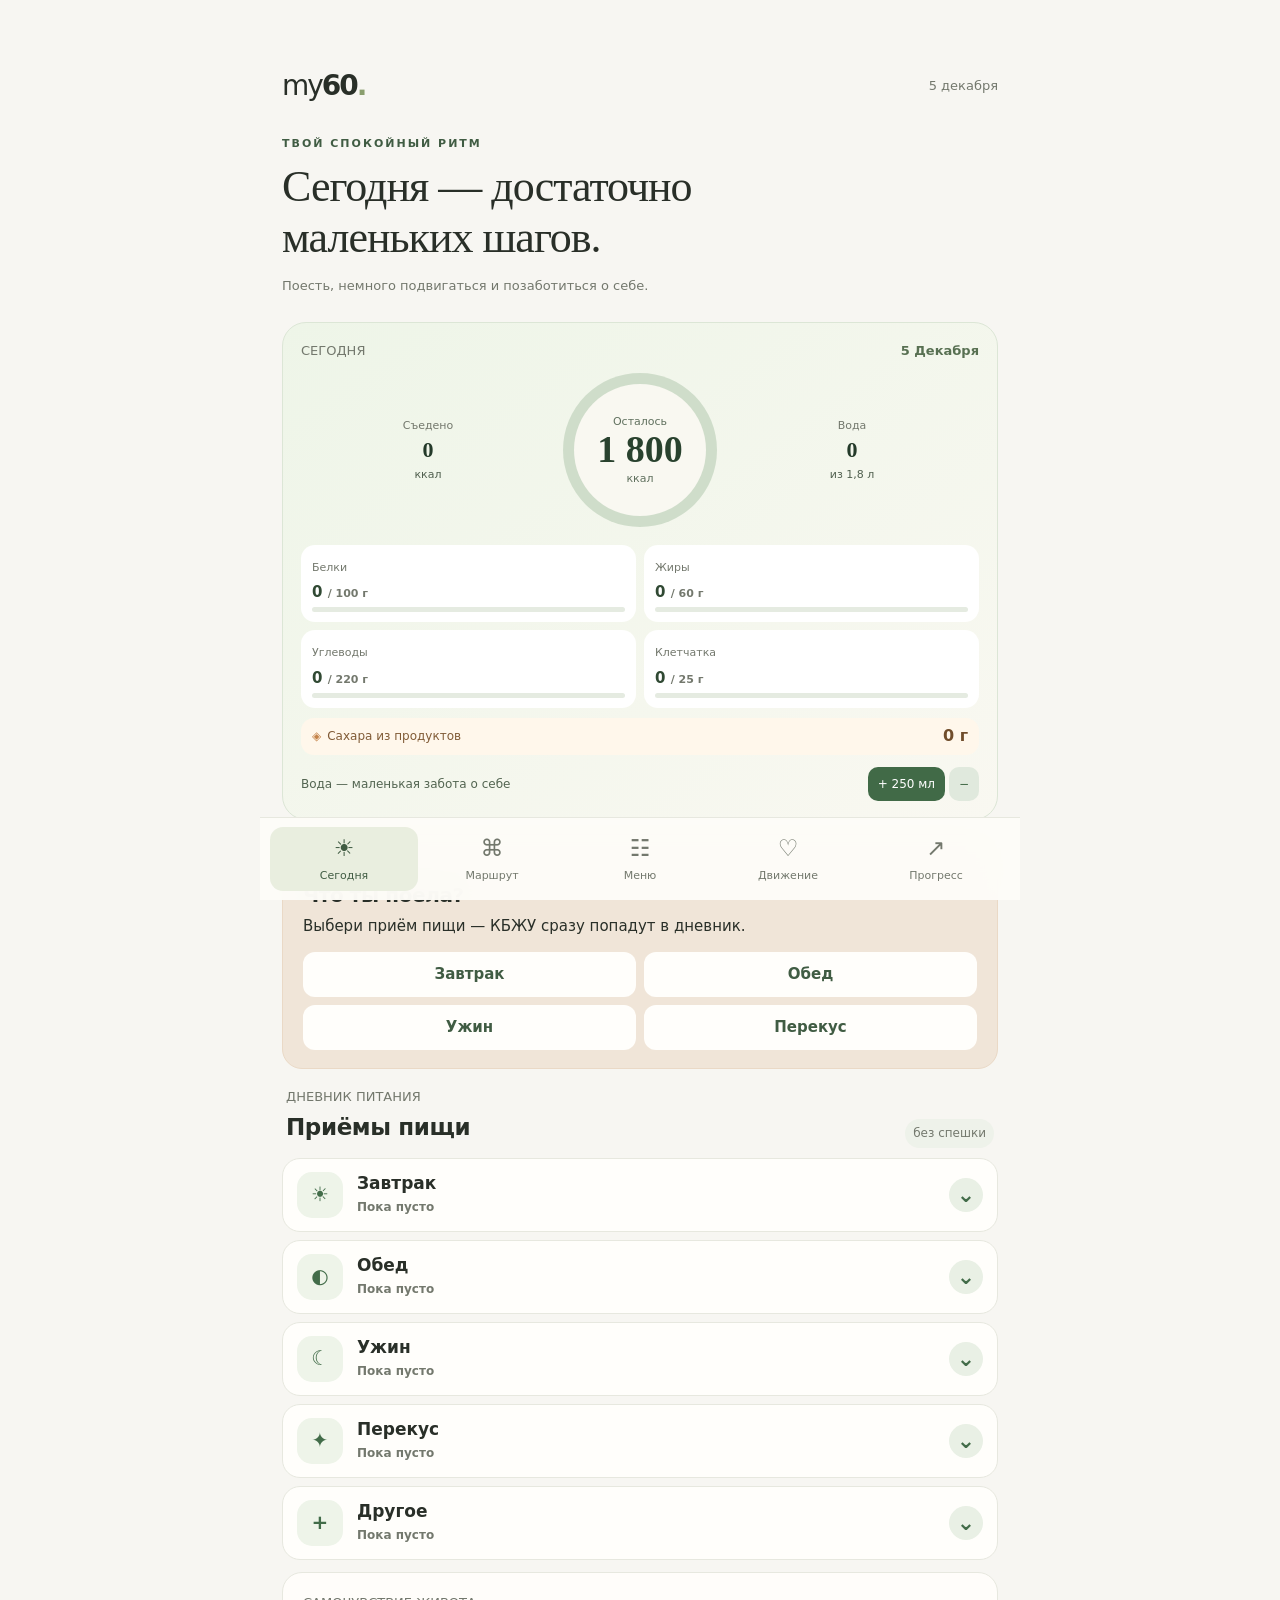
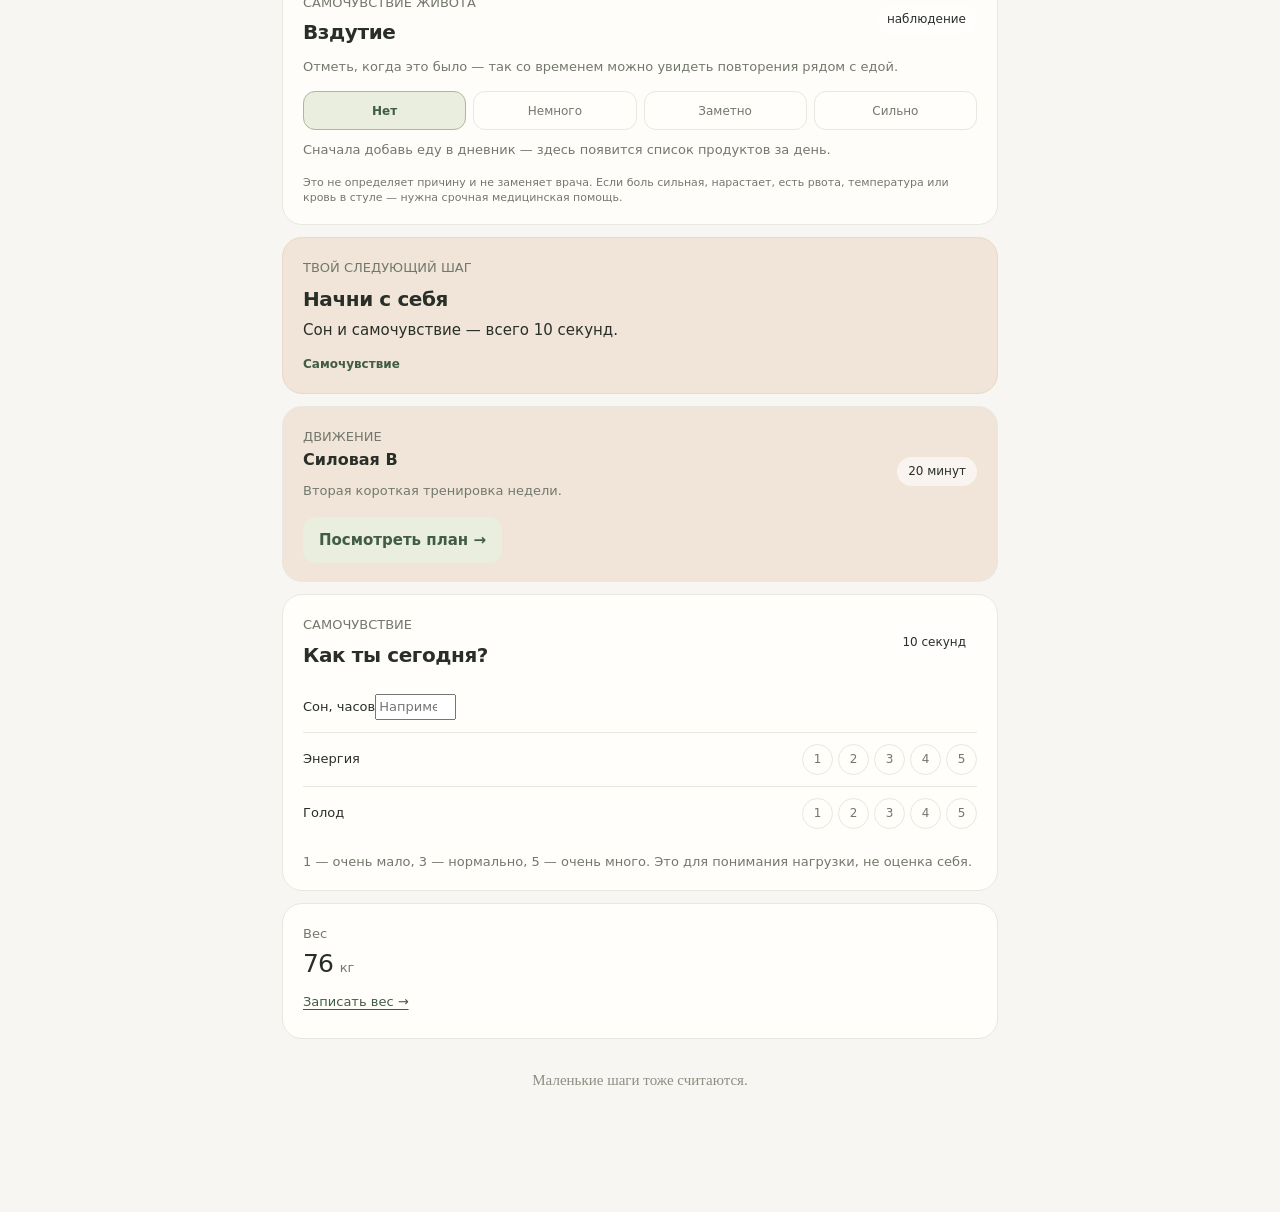
<file: index.html>
<!doctype html>
<html lang="ru"><head><meta charset="utf-8"><meta name="viewport" content="width=device-width,initial-scale=1,viewport-fit=cover"><meta name="theme-color" content="#f7f6f2"><meta name="apple-mobile-web-app-capable" content="yes"><meta name="apple-mobile-web-app-status-bar-style" content="default"><link rel="manifest" href="manifest.json"><link rel="icon" href="icon.svg"><title>MY 60 — спокойно, шаг за шагом</title><link rel="stylesheet" href="simple.css?v=84"><link rel="stylesheet" href="journal.css?v=2"><link rel="stylesheet" href="diary.css?v=1"><link rel="stylesheet" href="route.css?v=1"><link rel="stylesheet" href="collapse.css?v=2"><link rel="stylesheet" href="polish.css?v=1"><link rel="stylesheet" href="sugar.css?v=1"><link rel="stylesheet" href="digestive.css?v=1"></head>
<body><div id="notice" role="status" hidden></div><main><header><a class="brand" href="./"><span>my</span>60<span class="dot">.</span></a><span id="dateLabel" class="muted"></span></header><div id="content"></div><footer>Маленькие шаги тоже считаются.</footer></main>
<nav aria-label="Главные разделы"><button data-tab="today" aria-current="page"><span>☀</span>Сегодня</button><button data-tab="route"><span>⌘</span>Маршрут</button><button data-tab="menu"><span>☷</span>Меню</button><button data-tab="move"><span>♡</span>Движение</button><button data-tab="progress"><span>↗</span>Прогресс</button></nav>
<dialog id="entryDialog"><form id="entryForm"><div class="between"><h2 id="dialogTitle"></h2><button type="button" class="icon" data-action="close-dialog" aria-label="Закрыть">×</button></div><div id="dialogFields"></div><button class="primary" type="submit">Сохранить</button><p id="formError" class="muted" role="alert"></p></form></dialog>
<dialog id="recipeDialog" aria-labelledby="recipeTitle"><div class="between"><span class="eyebrow">На кухне</span><button class="icon" data-close-recipe aria-label="Закрыть рецепт">×</button></div><div id="recipeContent"></div><button class="primary" data-close-recipe>Понятно</button></dialog>
<dialog id="workoutDialog" aria-labelledby="workoutTitle"><div class="between"><span class="eyebrow">Тренировка по шагам</span><button class="icon" data-close-workout aria-label="Прервать тренировку и сохранить место">×</button></div><div id="workoutContent" aria-live="polite"></div></dialog>
<dialog id="reportDialog" aria-labelledby="reportTitle"><div class="between"><h2 id="reportTitle">Твоя неделя</h2><button class="icon" data-close-report aria-label="Закрыть отчёт">×</button></div><label for="reportText" class="muted">Отчёт за последние 7 дней</label><textarea id="reportText" readonly spellcheck="false"></textarea><button class="primary" data-copy-report>Скопировать отчёт</button><p id="reportStatus" class="muted" role="status"></p></dialog>
<input id="backupFile" type="file" accept="application/json,.json" hidden><script src="simple.js?v=94"></script></body></html>
</file>
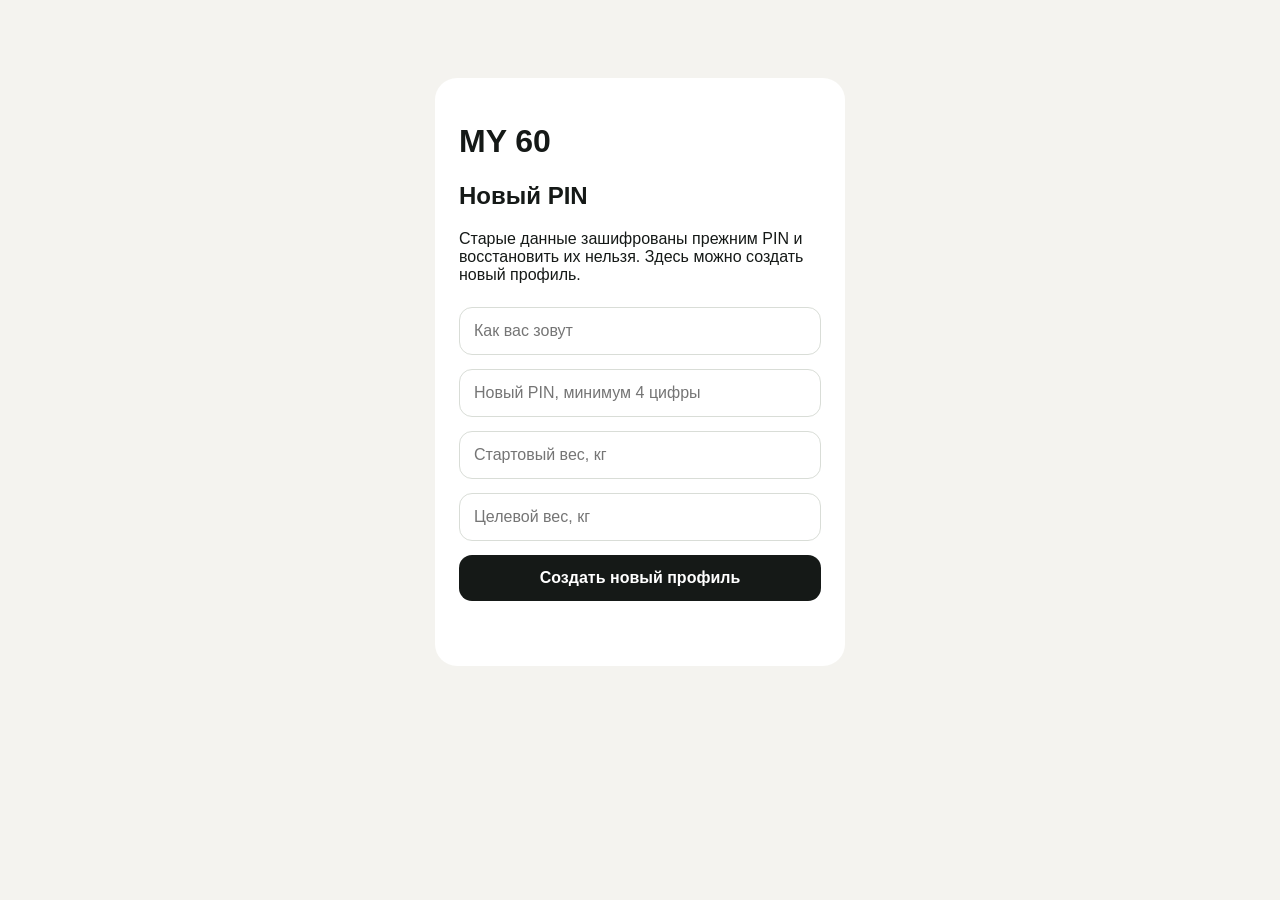
<file: reset-pin.html>
<!doctype html><meta name="viewport" content="width=device-width,initial-scale=1"><title>MY 60 · Сброс PIN</title><style>body{margin:0;padding:24px;background:#f4f3ef;font:16px -apple-system,sans-serif;color:#151917}.card{max-width:410px;margin:6vh auto;background:#fff;border-radius:22px;padding:24px;box-sizing:border-box}input,button{box-sizing:border-box;width:100%;padding:14px;margin:7px 0;border:1px solid #d9ddd7;border-radius:13px;font:inherit}button{background:#151917;color:#fff;border:0;font-weight:700}.status{display:block;min-height:22px;margin-top:12px}</style><main class="card"><h1>MY 60</h1><h2>Новый PIN</h2><p>Старые данные зашифрованы прежним PIN и восстановить их нельзя. Здесь можно создать новый профиль.</p><input id="name" placeholder="Как вас зовут"><input id="pin" type="password" inputmode="numeric" placeholder="Новый PIN, минимум 4 цифры"><input id="start" type="number" placeholder="Стартовый вес, кг"><input id="goal" type="number" placeholder="Целевой вес, кг"><button id="go">Создать новый профиль</button><small id="status" class="status"></small></main><script>const $=x=>document.getElementById(x),t=new TextEncoder(),b=x=>btoa(String.fromCharCode(...new Uint8Array(x)));$("go").onclick=async()=>{let n=$("name").value.trim()||"Моя цель",p=$("pin").value.trim(),s=+$("start").value,g=+$("goal").value,z=$("status");if(p.length<4||!s||!g||g>=s){z.textContent="Проверьте PIN и вес.";return}try{z.textContent="Создаю профиль…";let a=crypto.getRandomValues(new Uint8Array(16)),i=crypto.getRandomValues(new Uint8Array(12)),k=await crypto.subtle.importKey("raw",t.encode(p),"PBKDF2",false,["deriveKey"]),q=await crypto.subtle.deriveKey({name:"PBKDF2",salt:a,iterations:210000,hash:"SHA-256"},k,{name:"AES-GCM",length:256},false,["encrypt"]),v={profile:{name:n,start:s,goal:g,calories:1500,steps:7000},weights:{},food:{},water:{},steps:{},well:{},measures:{},photos:[],workouts:{},shop:[],notes:[]},d=await crypto.subtle.encrypt({name:"AES-GCM",iv:i},q,t.encode(JSON.stringify(v))),x=JSON.stringify({v:1,salt:b(a),iv:b(i),data:b(d)});localStorage.removeItem("my60-cloud-token");localStorage.setItem("my60-secure",x);location.replace("./")}catch(e){z.textContent="Не удалось создать профиль. Попробуйте ещё раз."}};</script>
</file>
<file: simple.css>
:root{--bg:#f7f6f2;--ink:#292f28;--muted:#73786d;--green:#405c43;--line:#e7e8df;--pale:#e9eedf;--peach:#f0e5d8;--white:#fffefb}*{box-sizing:border-box}body{margin:0;background:var(--bg);color:var(--ink);font-family:system-ui,-apple-system,BlinkMacSystemFont,"Segoe UI",sans-serif;font-size:15px;line-height:1.55}button,input{font:inherit}button,a{-webkit-tap-highlight-color:transparent}button{cursor:pointer;touch-action:manipulation}a{color:var(--green)}button:focus-visible,a:focus-visible,input:focus-visible,summary:focus-visible{outline:3px solid #b4774d;outline-offset:3px}main{max-width:760px;margin:auto;padding:24px 22px 120px}header{display:flex;justify-content:space-between;align-items:center;margin-bottom:28px}.brand{text-decoration:none;font-size:28px;font-weight:700;letter-spacing:-2px;color:var(--ink)}.brand>span:first-child{font-weight:400}.dot{color:#8a9e6e}.muted,small{color:var(--muted);font-size:13px}.eyebrow{font-size:11px;letter-spacing:2px;text-transform:uppercase;color:var(--green);font-weight:700}h1{font-family:Georgia,serif;font-size:clamp(32px,6vw,44px);line-height:1.15;font-weight:400;letter-spacing:-1px;margin:10px 0 12px}h2{font-size:20px;font-weight:600;letter-spacing:-.4px;margin:0 0 12px}h3{font-size:16px;margin:0 0 8px}p{margin:8px 0 16px}.intro{margin-bottom:26px}.hero{position:relative;background:var(--pale);padding:23px 25px;border-radius:24px;margin:22px 0}.hero h2{font-family:Georgia,serif;font-weight:400;font-size:28px;margin:5px 0 10px}.between{display:flex;justify-content:space-between;align-items:center;gap:12px;flex-wrap:wrap}.pill{display:inline-block;font-size:12px;background:#fff9;padding:5px 11px;border-radius:30px;white-space:nowrap}.goal-line{display:flex;justify-content:space-between;font-size:12px;margin-top:13px}.bar{height:5px;background:#cfd9c3;border-radius:9px;overflow:hidden;margin-top:15px}.bar>i{display:block;height:100%;background:var(--green)}.section-title{margin:26px 0 10px}.panel{background:var(--white);border:1px solid var(--line);border-radius:20px;padding:18px 20px;margin:12px 0}.meal{display:grid;grid-template-columns:38px minmax(0,1fr) 32px;gap:10px;padding:16px 0;border-bottom:1px solid var(--line);align-items:start}.meal:last-child{border:0;padding-bottom:2px}.meal:first-child{padding-top:2px}.meal-number{display:grid;place-items:center;width:32px;height:32px;background:#f1f1e9;border-radius:50%;font-size:13px;color:var(--green)}.meal h3{font-size:15px;margin:2px 0 5px}.meal p{font-size:12px;color:var(--muted);margin:0}.meal .label{font-size:11px;color:var(--muted);text-transform:uppercase;letter-spacing:1px}.check{border:1px solid #c9d0bf;background:none;border-radius:50%;width:30px;height:30px;color:var(--green);margin-top:2px}.check.done{background:var(--green);color:white;border-color:var(--green)}.done-title{text-decoration:line-through;color:var(--muted)}.primary,.secondary{border:0;border-radius:13px;min-height:46px;padding:11px 16px;background:var(--green);color:#fff;font-weight:600;line-height:1.3}.secondary{background:var(--pale);color:var(--green)}.text-button{padding:8px 0;border:0;background:none;color:var(--green);font-size:13px;text-align:left;text-decoration:underline;text-underline-offset:3px}.tools{display:flex;gap:8px;align-items:center;flex-wrap:wrap}.stats{display:grid;grid-template-columns:1fr 1fr;gap:12px}.stats .panel{margin:0}.number{font-size:25px;letter-spacing:-1px;font-weight:500}.unit{font-size:13px;color:var(--muted);letter-spacing:0}.water-buttons{display:flex;align-items:center;gap:7px;margin-top:13px}.water-buttons button{border:0;background:var(--pale);border-radius:10px;padding:8px 10px;color:var(--green);min-height:40px}.days{display:grid;grid-template-columns:repeat(7,1fr);gap:5px;margin:20px 0}.days button{border:1px solid var(--line);background:var(--white);border-radius:14px;padding:10px 0;color:var(--muted);min-width:0}.days button span{display:block;font-size:11px}.days button.active{background:var(--green);border-color:var(--green);color:white}.workout{background:var(--peach)}.exercise{display:flex;justify-content:space-between;gap:15px;padding:13px 0;border-top:1px solid #d8d6ca}.exercise div{min-width:0}.exercise small{display:block;margin-top:4px}.exercise b{font-weight:500;white-space:nowrap;font-size:13px}.week-row{display:grid;grid-template-columns:35px 1fr 25px;gap:13px;align-items:center;padding:13px 0;border-bottom:1px solid var(--line);text-align:left;width:100%;border-top:0;border-left:0;border-right:0;background:none;color:var(--ink)}.week-row:last-child{border:0}.week-row small{display:block}.week-row.active{color:var(--green)}details{margin:16px 0}summary{cursor:pointer;color:var(--green);font-size:13px;padding:8px 0}details p,details li{font-size:13px;color:var(--muted)}ul{padding-left:20px}.shopping{display:flex;gap:10px;align-items:flex-start;margin:9px 0;font-size:14px}.shopping input{width:18px;height:18px;accent-color:var(--green);margin-top:3px}.shopping:has(input:checked){text-decoration:line-through;color:var(--muted)}nav{position:fixed;bottom:0;left:50%;transform:translateX(-50%);width:min(100%,760px);display:grid;grid-template-columns:repeat(4,1fr);background:#fdfcf8f5;backdrop-filter:blur(18px);padding:9px 10px calc(9px + env(safe-area-inset-bottom));border-top:1px solid var(--line);z-index:10}nav button{border:0;background:none;color:var(--muted);padding:7px 2px;font-size:11px;border-radius:13px}nav button span{display:block;font-size:23px;line-height:1.3;margin-bottom:3px}nav button[aria-current]{background:var(--pale);color:var(--green)}footer{font-family:Georgia,serif;text-align:center;color:#8b8f80;font-size:15px;margin-top:30px}dialog{width:calc(100% - 32px);max-width:420px;border:0;background:var(--white);border-radius:23px;padding:23px;color:var(--ink)}dialog::backdrop{background:#26342266;backdrop-filter:blur(4px)}dialog label{display:block;font-size:13px;margin:15px 0}dialog input{display:block;padding:12px;border:1px solid var(--line);border-radius:12px;width:100%;margin-top:7px;min-width:0;background:white;color:var(--ink);font-size:16px}dialog .primary{width:100%;margin-top:10px}.icon{border:0;background:none;color:var(--green);font-size:24px;padding:5px 10px}#notice{position:sticky;top:0;z-index:50;padding:12px 20px;background:#f2decc;font-size:13px;text-align:center}[hidden]{display:none!important}.history-row{display:flex;justify-content:space-between;border-top:1px solid var(--line);padding:11px 0;font-size:13px}svg.chart{width:100%;height:auto;overflow:visible}.chart text{font:12px system-ui;fill:var(--muted)}.page-enter{animation:appear .2s ease}@keyframes appear{from{opacity:.5;transform:translateY(4px)}to{opacity:1;transform:none}}@media(max-width:380px){main{padding:18px 15px 115px}.panel{padding:16px}.hero{padding:20px}.stats{gap:9px}.water-buttons{gap:4px}.water-buttons button{padding:8px}.pill{font-size:11px}}@media(prefers-reduced-motion:reduce){*{animation:none!important;scroll-behavior:auto!important}}
.recipe-link{font-size:12px;padding:7px 0 0}.recipe-steps{padding-left:22px;margin:20px 0}.recipe-steps li{padding-left:4px;margin:15px 0;font-size:14px}.workout-clock{font-family:Georgia,serif;font-size:56px;letter-spacing:-2px;text-align:center;margin:22px 0}.workout-clock.reps{font-size:38px;letter-spacing:-1px}#workoutContent>.primary,#recipeDialog>.primary{display:block;width:100%;margin-top:14px}#workoutContent h2,#recipeContent h2{margin-top:12px;font-family:Georgia,serif;font-size:27px;font-weight:400}#workoutDialog .between{margin-bottom:20px}dialog{max-height:calc(100dvh - 32px);overflow:auto}#workoutContent>.secondary{display:block;margin:0 auto}

.week-metrics{display:grid;grid-template-columns:1fr 1fr;gap:14px;margin:16px 0}.week-metrics>div{min-width:0;padding:14px;border-radius:14px;background:var(--bg)}.week-records .history-row{gap:12px}.week-records .history-row>span:last-child{text-align:right}#reportText{display:block;width:100%;min-height:260px;max-height:50dvh;resize:vertical;border:1px solid var(--line);border-radius:12px;background:var(--bg);color:var(--ink);font:13px/1.6 system-ui;padding:14px;margin:12px 0}#reportDialog>.primary{width:100%}.weekly-panel h2{margin:0}

.checkin h2{margin:3px 0 0}.checkin label{display:block;font-size:13px;margin:17px 0 12px}.checkin .sleep-input{margin-top:6px}.checkin-row{display:flex;justify-content:space-between;align-items:center;gap:10px;padding:11px 0;border-top:1px solid var(--line);font-size:13px}.checkin-row>div{display:flex;gap:5px}.checkin-dot{width:31px;height:31px;padding:0;border-radius:50%;border:1px solid var(--line);background:var(--white);color:var(--muted);font-size:12px}.checkin-dot.selected{background:var(--green);border-color:var(--green);color:white}.checkin .muted{margin:12px 0 0}@media(max-width:360px){.checkin-dot{width:27px;height:27px}}

.next-step{background:#f0e5d8;border-color:#ead9c6}.next-step h2{margin:4px 0}.next-step p{margin:0 0 10px}.next-step span{font-size:12px;color:var(--green);font-weight:600}

.food-counter{display:flex;justify-content:space-between;align-items:end;gap:14px;background:var(--pale);border-radius:16px;padding:15px 17px;margin:10px 0 14px}.food-counter .number{font-size:22px}.macros{display:flex;gap:7px;flex-wrap:wrap;justify-content:flex-end}.macros span{font-size:12px;background:#fff9;border-radius:20px;padding:4px 7px;color:var(--green);white-space:nowrap}.food-suggestions{display:grid;gap:5px;margin:-4px 0 12px}.food-suggestions button{border:1px solid var(--line);background:var(--bg);border-radius:11px;padding:8px 10px;text-align:left;color:var(--ink)}.food-suggestions b,.food-suggestions span{display:block}.food-suggestions b{font-size:13px}.food-suggestions span{font-size:11px;color:var(--muted);margin-top:1px}.food-preview{background:var(--pale);border-radius:13px;padding:12px 14px;margin:14px 0}.food-preview small,.food-preview b,.food-preview span{display:block}.food-preview b{font-size:20px;line-height:1.2;margin:3px 0}.food-preview span{font-size:12px;color:var(--green)}.macro-inputs{display:grid;grid-template-columns:repeat(3,1fr);gap:8px}.macro-inputs label{margin:0!important}.macro-inputs input{padding:10px!important}.food-preview+#manualMacros[hidden]{display:none}@media(max-width:380px){.food-counter{display:block}.macros{justify-content:flex-start;margin-top:8px}.macro-inputs{gap:5px}}

.quick-log{background:var(--peach);border-color:#ead9c6}.quick-log h2{margin:4px 0}.quick-log p{margin:0 0 13px}.meal-actions{display:grid;grid-template-columns:repeat(2,1fr);gap:8px}.meal-actions button{border:0;background:var(--white);color:var(--green);border-radius:12px;padding:11px 8px;font-weight:600}.nutrition-card{background:var(--white);border:1px solid var(--line);border-radius:20px;padding:18px 20px;margin:12px 0}.nutrition-card h2{margin:2px 0 0}.nutrition-grid{display:grid;grid-template-columns:1fr 1fr;gap:10px;margin:15px 0 12px}.nutrition-metric{background:var(--bg);padding:12px;border-radius:14px}.nutrition-metric b{display:block;font-size:19px;line-height:1.25}.nutrition-metric b span{font-size:11px;color:var(--muted);font-weight:400}.nutrition-metric i{display:block;height:5px;background:#dfe5d7;border-radius:10px;overflow:hidden;margin-top:9px}.nutrition-metric i em{display:block;height:100%;background:var(--green);border-radius:10px}.water-metric .water-buttons{margin-top:10px}.water-metric .water-buttons button{min-height:33px;padding:6px 8px;font-size:12px}.food-journal summary{font-size:15px;font-weight:600;text-decoration:underline;text-underline-offset:3px}.journal-group{border-top:1px solid var(--line);padding:12px 0}.journal-group>small{display:block;margin-bottom:5px}.journal-group>div{display:flex;justify-content:space-between;gap:10px;font-size:13px;padding:4px 0}.journal-group>div span{min-width:0}.journal-macros{display:block;color:var(--muted);font-size:11px;margin-top:2px}.journal-group>div b{white-space:nowrap;font-weight:500}.journal-group p{font-size:13px;margin:4px 0;color:var(--muted)}.meal-picked{background:var(--pale);border-radius:10px;padding:8px 10px;font-size:13px;margin:6px 0 14px}.stats:has(> :only-child){grid-template-columns:1fr}@media(max-width:380px){.nutrition-card{padding:16px}.nutrition-grid{gap:7px}.nutrition-metric{padding:10px}.nutrition-metric b{font-size:17px}}
</file>
<file: journal.css>
.journal-actions{display:flex;flex-direction:column;align-items:flex-end;gap:1px;align-self:center}.journal-actions button{border:0;background:transparent;padding:3px 0;font-size:12px;text-decoration:underline;text-underline-offset:2px;cursor:pointer;color:var(--green)}.journal-actions .remove-food{color:#a55448}
@media(max-width:380px){.journal-group>div{flex-wrap:wrap}.journal-actions{margin-left:auto}}
</file>
<file: diary.css>
.diary-balance{background:linear-gradient(145deg,#eef5e8,#f9f8f1);border:1px solid #dce6d6;border-radius:24px;padding:18px;margin:14px 0}.diary-date{display:flex;justify-content:space-between;align-items:center;color:#587052}.diary-date span{font-size:13px;font-weight:600;text-transform:capitalize}.balance-stage{display:grid;grid-template-columns:1fr 154px 1fr;align-items:center;gap:8px;margin:12px 0 18px}.balance-side{text-align:center;color:#51604f}.balance-side small,.balance-side span{display:block;font-size:11px}.balance-side b{display:block;font-size:22px;line-height:1.1;margin:4px 0;font-family:Georgia,serif;color:#243a2a}.calorie-ring{width:154px;height:154px;border-radius:50%;background:conic-gradient(#4c794f var(--ring),#cfddca 0);display:grid;place-items:center;position:relative}.calorie-ring:before{content:"";position:absolute;inset:11px;border-radius:50%;background:#f9f8f1}.calorie-ring>div{z-index:1;text-align:center}.calorie-ring small,.calorie-ring span{display:block;font-size:11px;color:#60705e}.calorie-ring b{display:block;font-family:Georgia,serif;font-size:38px;line-height:1.05;color:#29422e}.macro-strip{display:grid;grid-template-columns:repeat(2,1fr);gap:8px}.macro-strip>div{border-radius:14px;background:#fff;padding:10px 11px}.macro-strip span,.macro-strip small{font-size:11px;color:var(--muted)}.macro-strip b{display:block;font-size:15px;margin:3px 0;color:#304933}.macro-strip i{display:block;height:5px;border-radius:10px;background:#e5ebe1;overflow:hidden}.macro-strip em{display:block;height:100%;background:#557c57;border-radius:10px}.macro-strip>div:nth-child(2) em{background:#ba8c69}.macro-strip>div:nth-child(3) em{background:#8795c1}.macro-strip>div:nth-child(4) em{background:#a36d87}.water-line{display:flex;justify-content:space-between;align-items:center;margin-top:12px;font-size:12px;color:#536551}.water-line button{border:0;border-radius:10px;background:#416a47;color:#fff;padding:8px 10px;font-size:12px}.water-line button+button{margin-left:4px;background:#e0e9dd;color:#416a47}.food-journal{margin:12px 0}.journal-heading{display:flex;justify-content:space-between;align-items:end;margin:16px 4px 10px}.journal-heading h2{margin:2px 0;font-size:23px}.journal-heading>span{font-size:12px;color:var(--muted);padding:5px 8px;border-radius:20px;background:#eef2ea}.meal-journal-card{position:relative;display:grid;grid-template-columns:50px 1fr 42px;gap:10px;align-items:center;border:1px solid var(--line);background:var(--white);border-radius:18px;padding:12px;margin:8px 0}.meal-add,.meal-plus{border:0}.meal-add{width:46px;height:46px;border-radius:15px;background:#eef4e9;color:#426c49;font-size:20px}.meal-journal-main h3{margin:0;font-size:17px}.meal-journal-main p{margin:4px 0 0;font-size:12px;color:var(--muted)}.meal-plus{width:38px;height:38px;border-radius:50%;background:#405f43;color:#fff;font-size:28px;line-height:1}.journal-entries{grid-column:1/-1;border-top:1px solid var(--line);padding-top:8px}.journal-entries>div{display:grid;grid-template-columns:minmax(0,1fr) auto auto;gap:8px;align-items:center;padding:6px 2px;font-size:12px}.journal-entries b{font-size:13px}.journal-entries small{display:block;color:var(--muted);margin-top:2px}.journal-entries strong{font-size:12px;white-space:nowrap}.journal-actions{display:flex;flex-direction:column;align-items:flex-end;gap:1px}.journal-actions button{border:0;background:transparent;padding:2px 0;font-size:11px;text-decoration:underline;text-underline-offset:2px;color:var(--green)}.journal-actions .remove-food{color:#a55448}@media(max-width:380px){.balance-stage{grid-template-columns:1fr 136px 1fr}.calorie-ring{width:136px;height:136px}.calorie-ring b{font-size:33px}.meal-journal-card{grid-template-columns:44px 1fr 36px;padding:10px}.meal-add{width:42px;height:42px}.journal-entries>div{grid-template-columns:1fr auto}.journal-actions{grid-column:1/-1;flex-direction:row;justify-content:flex-end}}
</file>
<file: route.css>
nav{grid-template-columns:repeat(5,1fr)}.route-hero{display:flex;justify-content:space-between;gap:16px;background:linear-gradient(140deg,#e6f0df,#fbf8ef);border:1px solid #d7e3d1;border-radius:22px;padding:18px;margin:14px 0}.route-hero small{color:var(--muted)}.route-hero h2{margin:6px 0}.route-hero p{margin:0;font-size:13px}.route-hero>span{height:max-content;border-radius:18px;background:#fff;padding:8px 10px;color:var(--green);font-size:12px;font-weight:600;white-space:nowrap}.route-grid{display:grid;gap:10px}.route-card,.measure-card,.lifehacks{background:var(--white);border:1px solid var(--line);border-radius:20px;padding:16px;margin:10px 0}.route-card h2,.measure-card h2{margin:3px 0}.route-icon{display:grid;place-items:center;width:38px;height:38px;border-radius:13px;background:var(--pale);color:var(--green);font-size:19px}.route-card>p{font-size:13px;color:var(--muted)}.route-food{margin:10px 0}.route-food>div{display:grid;grid-template-columns:62px 1fr auto;gap:8px;padding:7px 0;border-top:1px solid var(--line);font-size:12px}.route-food>div:first-child{border-top:0}.route-food span,.route-food small{color:var(--muted)}.route-food b{font-weight:500}.measure-card{background:#f5f1e8}.measure-card p{font-size:13px;margin:6px 0 14px}.measure-summary{display:grid;grid-template-columns:repeat(3,1fr);gap:8px}.measure-summary>div{background:#fff;padding:10px;border-radius:13px}.measure-summary small,.measure-summary b{display:block}.measure-summary small{font-size:11px;color:var(--muted)}.measure-summary b{font-size:15px;margin-top:3px}.route-actions{display:grid;grid-template-columns:1fr 1fr;gap:8px;margin-top:12px}.route-actions button{padding-left:8px;padding-right:8px}.lifehacks{background:#f1f6ed}.lifehacks>div{display:grid;gap:8px;margin-top:10px}.lifehacks article{padding:11px 12px;border-radius:13px;background:#fff}.lifehacks b,.lifehacks span{display:block}.lifehacks b{font-size:13px}.lifehacks span{font-size:12px;color:var(--muted);margin-top:3px}.measure-grid{display:grid;grid-template-columns:1fr 1fr;gap:8px}.measure-grid label{margin:0!important}@media(max-width:380px){.route-actions{grid-template-columns:1fr}.route-food>div{grid-template-columns:55px 1fr}.route-food small{grid-column:2}.measure-summary{gap:5px}.measure-summary>div{padding:8px}}
</file>
<file: collapse.css>
.meal-journal-card{display:block!important;padding:0!important;overflow:hidden}.meal-journal-card summary{display:grid;grid-template-columns:50px 1fr 34px;gap:10px;align-items:center;padding:13px 14px;cursor:pointer;list-style:none;color:var(--ink)!important;text-decoration:none!important}.meal-journal-card summary *{text-decoration:none!important}.meal-journal-card summary::-webkit-details-marker{display:none}.meal-journal-card .meal-add{display:grid;place-items:center;width:46px;height:46px;border-radius:15px;background:#eef4e9;color:#426c49;font-size:20px}.meal-journal-main b,.meal-journal-main small{display:block}.meal-journal-main b{font-size:17px;line-height:1.2}.meal-journal-main small{margin-top:4px;color:var(--muted);font-size:12px}.meal-chevron{display:grid;place-items:center;width:34px;height:34px;border-radius:50%;background:#e9f0e5;color:#426c49;font-size:22px;line-height:1;transition:transform .2s}.meal-journal-card[open] .meal-chevron{transform:rotate(180deg);background:#405f43;color:#fff}.meal-card-content{border-top:1px solid var(--line);padding:10px 12px 12px}.journal-add{width:100%;border:1px dashed #aac0a8;border-radius:12px;background:#f3f7ef;color:#395e40;padding:10px;font-weight:600}.journal-empty{font-size:13px;color:var(--muted);margin:10px 1px 1px}.journal-entries{border-top:0!important;padding-top:8px!important}@media(max-width:380px){.meal-journal-card summary{grid-template-columns:44px 1fr 34px;padding:11px}.meal-journal-card .meal-add{width:42px;height:42px}}
</file>
<file: polish.css>
main{padding-top:max(64px,calc(24px + env(safe-area-inset-top)))}
.food-journal summary,.food-journal summary *{text-decoration:none!important}
</file>
<file: sugar.css>
.sugar-line{display:flex;align-items:center;justify-content:space-between;gap:12px;margin-top:10px;padding:9px 11px;border-radius:13px;background:#fff7eb;color:#805b36;font-size:12px}.sugar-line b{font-size:16px;line-height:1;color:#704d2b}.sugar-line span:before{content:'◈';margin-right:6px;color:#c48248}@media(max-width:380px){.sugar-line{padding:8px 10px}}
</file>
<file: digestive.css>
.digestive{background:#fffdfa}.digestive h2{margin:3px 0 0}.digestive>p{margin:9px 0 14px}.digestive-levels{display:grid;grid-template-columns:repeat(4,1fr);gap:7px}.digestive-levels button{min-height:39px;padding:7px 5px;border:1px solid var(--line);border-radius:12px;background:var(--white);color:var(--muted);font-size:12px}.digestive-levels button.selected{background:#e9eedf;border-color:#aab99d;color:var(--green);font-weight:700}.digestive-fields{display:grid;grid-template-columns:1fr 130px;gap:9px;margin-top:14px}.digestive label{display:block;color:var(--muted);font-size:12px}.digestive select,.digestive input,.digestive textarea{display:block;width:100%;margin-top:5px;border:1px solid var(--line);border-radius:10px;padding:9px 10px;background:#fff;color:var(--ink);font:inherit}.digestive textarea{min-height:64px;resize:vertical;line-height:1.4}.digestive-note{margin-top:11px}.digestive-foods{margin:12px 0 0;border-top:1px solid var(--line)}.digestive-foods summary{font-size:12px;text-decoration:none}.digestive-foods>div{display:grid;gap:5px}.digestive-foods span{display:flex;justify-content:space-between;gap:12px;padding:7px 9px;border-radius:9px;background:var(--bg);font-size:12px}.digestive-foods b{font-weight:500;color:var(--muted);white-space:nowrap}.digestive-empty{padding-top:1px}.digestive-hint{font-size:11px!important;line-height:1.45;margin:14px 0 0!important}@media(max-width:380px){.digestive-fields{grid-template-columns:1fr}.digestive-levels{gap:5px}.digestive-levels button{font-size:11px}}
</file>
